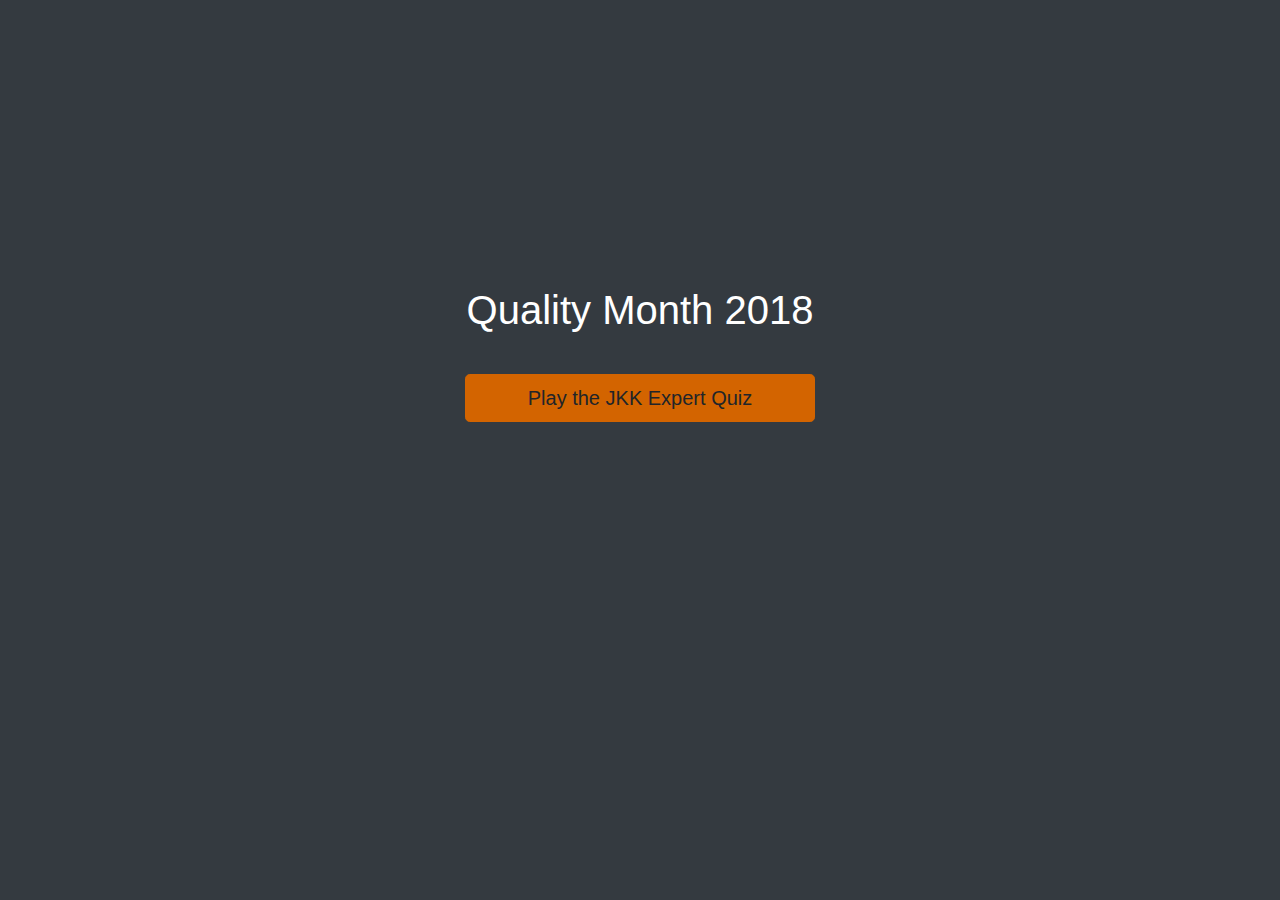
<file: index.html>
<!DOCTYPE HTML>
<html>
<head>
	<meta charset="UTF-8">
	<link rel="stylesheet" href="./css/bootstrap.min.css">
	<link rel="stylesheet" href="./css/game.css">
</head>
<body class="bg-dark">

<div class="container welcome init hiddn">

	<div class="row instructions">
		<div class="col-12 col-sm-10 offset-sm-1 col-md-8 offset-md-2">
			<h1 class="text-center text-white">Quality Month 2018</h1>
		</div>
		<div class="col-8 offset-2 col-sm-6 offset-sm-3 col-md-4 offset-md-4 text-center">
			<button type="button" id="btn-welcome" class="btn btn-warning btn-orange btn-lg btn-block">Play the JKK Expert Quiz</button>
		</div>
	</div>


</div>
<div class="container welcome hiddn">

	<div class="row">
		<div class="col-12 col-instructions box set-mid set-center">

				<div class="row instructions">
					<div class="col-12 col-sm-10 offset-sm-1 col-md-8 offset-md-2">
						<h6 class="text-justify text-white">You have been asked to set up a video conference with overseas affiliates and you decided to apply your JKK knowledge to this process.</h6>
					</div>
					<div class="col-12 col-sm-10 offset-sm-1 col-md-8 offset-md-2">
						<h6 class="text-justify text-white">Since you are a JKK Expert, you know the first step is to identify the job objectives. In this case, the objective is to have concentrated discussion about topics prepared in advance and the final out put is to have a video conference without any trouble or delay.</h6>
					</div>
					<div class="col-12 col-sm-10 offset-sm-1 col-md-8 offset-md-2">
						<h6 class="text-center text-white">Now let’s move to the next step, breaking down the process into work elements.</h6>
					</div>
				</div>

		</div>
	</div>
	<div class="row success">
		<div class="col-8 offset-2 col-sm-6 offset-sm-3 col-md-4 offset-md-4 text-center">
			<a class="btn btn-warning btn-orange btn-lg btn-block" href="stages/stage1.html">Next Step</a>
		</div>
	</div>


</div>

<script type="text/javascript" src="./index.js"></script>
</body>
</html>
</file>
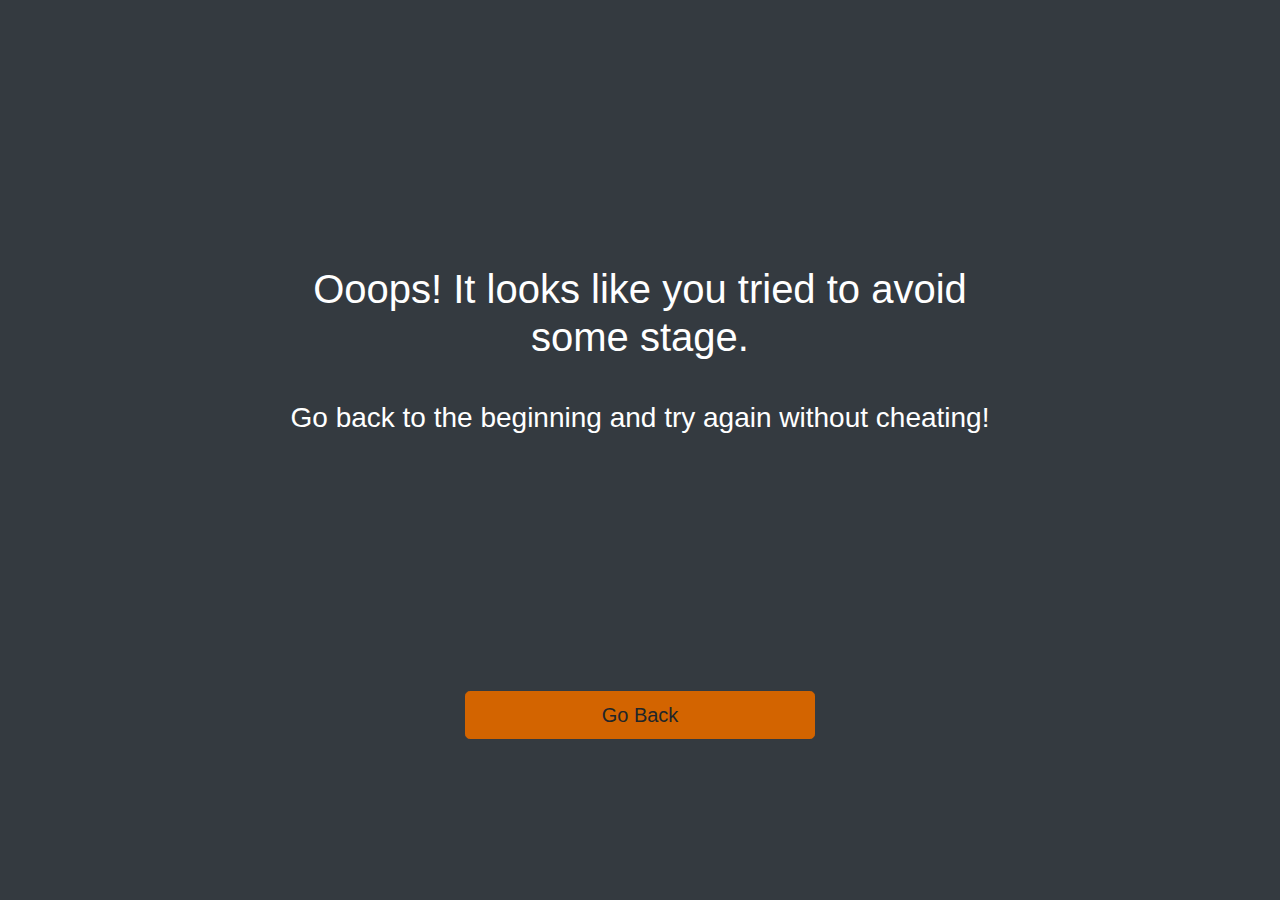
<file: stages/final.html>
<!DOCTYPE HTML>
<html>
<head>
	<meta charset="UTF-8">
	<link rel="stylesheet" href="../css/bootstrap.min.css">
	<link rel="stylesheet" href="../css/game.css">
</head>
<body class="bg-dark">

<div class="container final cheat hiddn">

	<div class="row">
		<div class="col-12 col-instructions box set-mid set-center">

			<div class="row instructions">
				<div class="col-12 col-sm-10 offset-sm-1 col-md-8 offset-md-2">
					<h1 class="text-center text-white">Ooops! It looks like you tried to avoid some stage.</h1>
				</div>
				<div class="col-12 col-sm-10 offset-sm-1 col-md-8 offset-md-2">
					<h3 class="text-center text-white">Go back to the beginning and try again without cheating!</h3>
				</div>
			</div>

		</div>
	</div>
	<div class="row success">
		<div class="col-8 offset-2 col-sm-6 offset-sm-3 col-md-4 offset-md-4 text-center">
			<a href="../index.html" id="btn-cheater" class="btn btn-warning btn-orange btn-lg btn-block">Go Back</a>
		</div>
	</div>

</div>
<div class="container final hiddn">

	<div class="row">
		<div class="col-12 col-instructions box set-mid set-center">

			<div class="row instructions">
				<div class="col-12 col-sm-10 offset-sm-1 col-md-8 offset-md-2">
					<h6 class="text-justify text-white">Your video conference was set up perfectly and everyone is happy with the outcome.</h6>
				</div>
				<div class="col-12 col-sm-10 offset-sm-1 col-md-8 offset-md-2">
					<h6 class="text-justify text-white">The last step is to document the work process and share. So don’t forget to clearly document your process!</h6>
				</div>
				<div class="col-12 col-sm-10 offset-sm-1 col-md-8 offset-md-2">
					<h6 class="text-center text-white">Thank you for participating in this challenge. For a chance to win an amazing prize, please click on the button below fill out the form.</h6>
				</div>
			</div>
		</div>
	</div>
	<div class="row success">
		<div class="col-10 offset-1 col-sm-8 offset-sm-2 col-md-6 offset-md-3 text-center">
			<a class="btn btn-warning btn-orange btn-lg btn-block" href="https://docs.google.com/forms/d/e/1FAIpQLSd-Oj6vx78Ka3QElqfQbwft5slRC_hkgxmUP13RKQWS4UXwuw/viewform?usp=sf_link">Enter The Draw</a>
		</div>
	</div>

</div>

<script type="text/javascript" src="./final.js"></script>
</body>
</html>
</file>
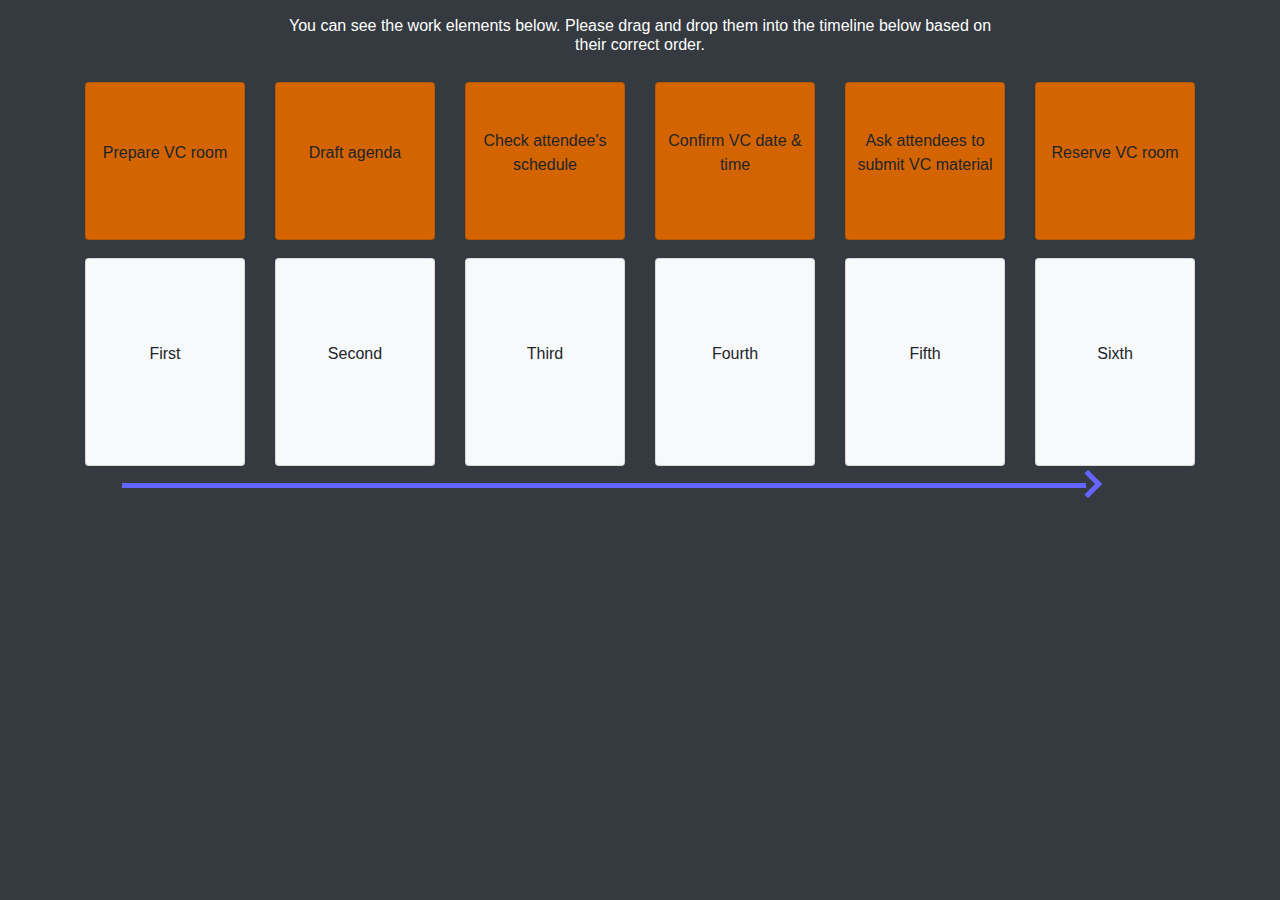
<file: stages/stage1.html>
<!DOCTYPE HTML>
<html>
<head>
	<meta charset="UTF-8">
	<link rel="stylesheet" href="../css/bootstrap.min.css">
	<link rel="stylesheet" href="../css/game.css">
</head>
<body class="bg-dark">

<div class="container stage">

	<div class="row instructions hiddn">
		<div class="col-12 col-sm-10 offset-sm-1 col-md-8 offset-md-2">
			<h6 class="text-center text-white"></h6>
		</div>
	</div>

	<div class="row success hiddn">
		<div class="col-12 col-sm-10 offset-sm-1 col-md-8 offset-md-2">
			<h6 class="text-center text-white"></h6>
		</div>

		<div class="col-8 offset-2 col-sm-6 offset-sm-3 col-md-4 offset-md-4 text-center">
			<a class="btn btn-warning btn-orange btn-lg btn-block" id="btn-next" href="./stage2.html">Next Step</a>
		</div>
	</div>

</div>

<div class="container cards">

	<div class="row">

		<div class="col-6 col-sm-4 col-md-2 col-bscard upper-slot">

			<div class="card gc bg-orange mb-3 h-100 " id="card0" draggable="true">
			  <div class="card-body gc-body text-center box set-mid set-center h-100">	

					<p class="gc-p"></p>

			  </div>
			</div>

		</div>

		<div class="col-6 col-sm-4 col-md-2 col-bscard upper-slot">

			<div class="card gc bg-orange mb-3 h-100 " id="card1" draggable="true">
			  <div class="card-body gc-body text-center box set-mid set-center h-100">

					<p class="gc-p"></p>

			  </div>
			</div>

		</div>

		<div class="col-6 col-sm-4 col-md-2 col-bscard upper-slot">

			<div class="card gc bg-orange mb-3 h-100 " id="card2" draggable="true">
			  <div class="card-body gc-body text-center box set-mid set-center h-100">	

					<p class="gc-p"></p>

			  </div>
			</div>

		</div>

		<div class="col-6 col-sm-4 col-md-2 col-bscard upper-slot">

			<div class="card gc bg-orange mb-3 h-100 " id="card3" draggable="true">
			  <div class="card-body gc-body text-center box set-mid set-center h-100">	

					<p class="gc-p"></p>

			  </div>
			</div>

		</div>

		<div class="col-6 col-sm-4 col-md-2  col-bscard upper-slot">

			<div class="card gc bg-orange mb-3 h-100 " id="card4" draggable="true">
			  <div class="card-body gc-body text-center box set-mid set-center h-100">	

					<p class="gc-p"></p>

			  </div>
			</div>

		</div>

		<div class="col-6 col-sm-4 col-md-2 col-bscard upper-slot">

			<div class="card gc bg-orange mb-3 h-100 " id="card5" draggable="true">
			  <div class="card-body gc-body text-center box set-mid set-center h-100">	

					<p class="gc-p"></p>

			  </div>
			</div>

		</div>

	</div>

</div>


<div class="container slots">

	<div class="row" >
		<div class="col-6 col-sm-4 col-md-2 col-bscard">

			<div class="card cs bg-light mb-3 h-100 slot0 ">

			  <div class="card-body">

				<div class="row h-100">
					<div class="col-12 text-center slot h-100 box set-mid set-center" id="slot0">

						<p class="position-slot">First</p>

					</div>
				</div>

			  </div>
			<div class="card-footer text-center"></div>


			</div>

		</div>
		<div class="col-6 col-sm-4 col-md-2 col-bscard">

			<div class="card cs bg-light mb-3 h-100 slot1 ">

			  <div class="card-body">

				<div class="row h-100">
					<div class="col-12 text-center slot h-100 box set-mid set-center" id="slot1">

						<p class="position-slot">Second</p>

					</div>
				</div>

			  </div>
			<div class="card-footer text-center"></div>

			</div>

		</div>
		<div class="col-6 col-sm-4 col-md-2 col-bscard">

			<div class="card cs bg-light mb-3 h-100 slot2 ">

			  <div class="card-body">

				<div class="row h-100">
					<div class="col-12 text-center slot h-100 box set-mid set-center" id="slot2">

						<p class="position-slot">Third</p>

					</div>
				</div>

			  </div>
			<div class="card-footer text-center"></div>

			</div>

		</div>
		<div class="col-6 col-sm-4 col-md-2 col-bscard">

			<div class="card cs bg-light mb-3 h-100 slot3 ">

			  <div class="card-body">

				<div class="row h-100">
					<div class="col-12 text-center slot h-100 box set-mid set-center" id="slot3">

						<p class="position-slot">Fourth</p>

					</div>
				</div>

			  </div>
			<div class="card-footer text-center"></div>

			</div>

		</div>
		<div class="col-6 col-sm-4 col-md-2 col-bscard">

			<div class="card cs bg-light mb-3 h-100 slot4 ">

			  <div class="card-body">

				<div class="row h-100">
					<div class="col-12 text-center slot h-100 box set-mid set-center" id="slot4">

						<p class="position-slot">Fifth</p>

					</div>
				</div>

			  </div>
			<div class="card-footer text-center"></div>

			</div>

		</div>
		<div class="col-6 col-sm-4 col-md-2 col-bscard">

			<div class="card cs bg-light mb-3 h-100 slot5 ">

			  <div class="card-body">

				<div class="row h-100">
					<div class="col-12 text-center slot h-100 box set-mid set-center" id="slot5">

						<p class="position-slot">Sixth</p>

					</div>
				</div>

			  </div>
			<div class="card-footer text-center"></div>

			</div>

		</div>
	</div>

</div>

<div class="container-fluid">
	<div class="row">
		<div class="col-12 col-sm-10 offset-sm-1">
			<i class="bar"></i><i class="arrow right"></i>
		</div>
	</div>
</div>

<script type="text/javascript">
	window.localStorage.currentStage = "0";
</script>
<script type="text/javascript" src="./mechanics.js"></script>
</body>
</html>
</file>
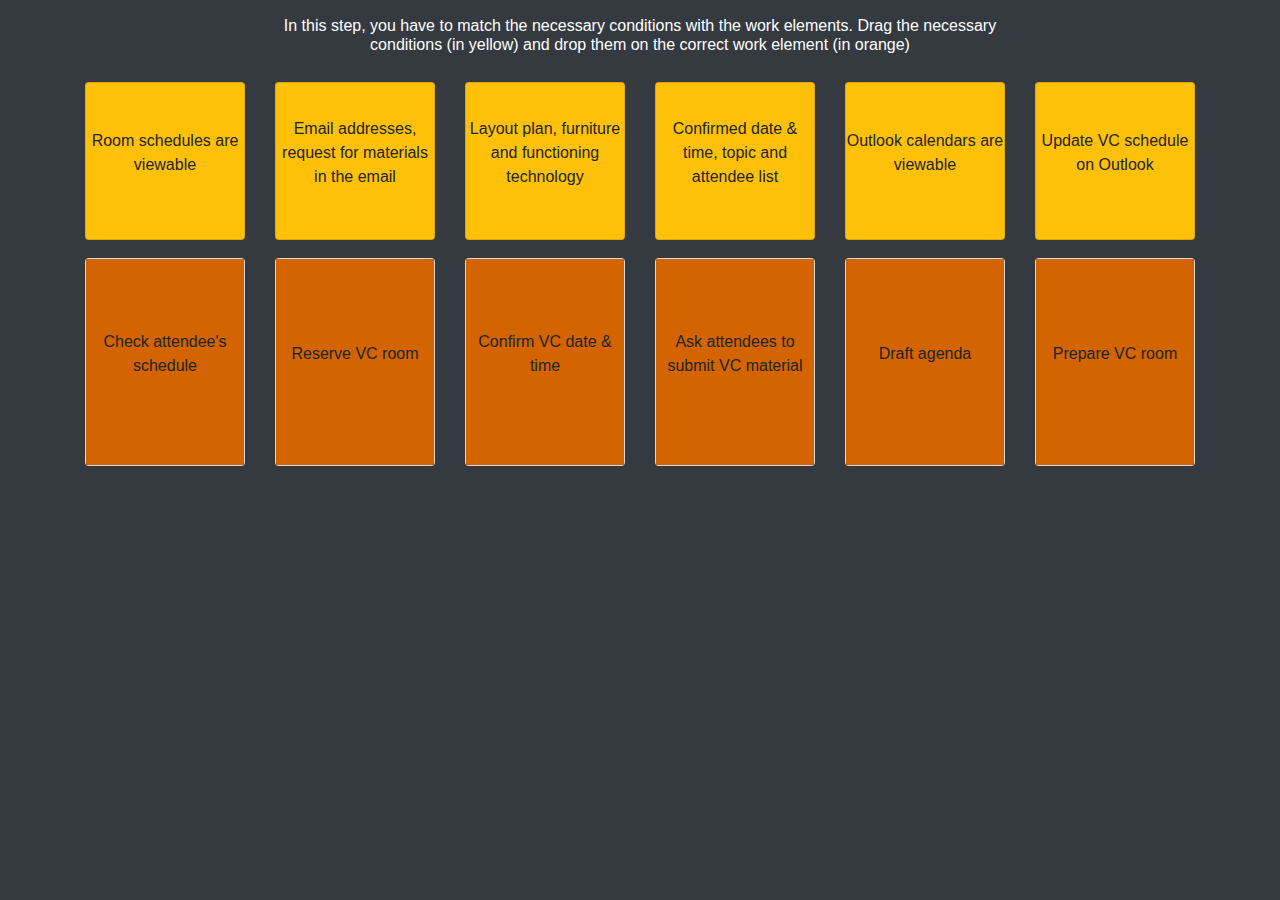
<file: stages/stage2.html>
<!DOCTYPE HTML>
<html>
<head>
	<meta charset="UTF-8">
	<link rel="stylesheet" href="../css/bootstrap.min.css">
	<link rel="stylesheet" href="../css/game.css">
</head>
<body class="bg-dark">

<div class="container stage">

	<div class="row instructions hiddn">
		<div class="col-12 col-sm-10 offset-sm-1 col-md-8 offset-md-2">
			<h6 class="text-center text-white"></h6>
		</div>
	</div>

	<div class="row success hiddn">
		<div class="col-12 col-sm-10 offset-sm-1 col-md-8 offset-md-2">
			<h6 class="text-center text-white"></h6>
		</div>

		<div class="col-8 offset-2 col-sm-6 offset-sm-3 col-md-4 offset-md-4 text-center">
			<a type="button" href="./stage3.html" class="btn btn-warning btn-orange btn-lg btn-block" id="btn-next">Next Step</a>
		</div>
	</div>

</div>

<div class="container cards">

	<div class="row">

		<div class="col-6 col-sm-4 col-md-2 col-bscard upper-slot">

			<div class="card gc bg-warning mb-3 h-100 " id="card0" draggable="true">
			  <div class="card-body gc-body text-center box set-mid set-center h-100">	

					<p class="gc-p"></p>

			  </div>
			</div>

		</div>

		<div class="col-6 col-sm-4 col-md-2 col-bscard upper-slot">

			<div class="card gc bg-warning mb-3 h-100 " id="card1" draggable="true">
			  <div class="card-body gc-body text-center box set-mid set-center h-100">	

					<p class="gc-p"></p>

			  </div>
			</div>

		</div>

		<div class="col-6 col-sm-4 col-md-2 col-bscard upper-slot">

			<div class="card gc bg-warning mb-3 h-100 " id="card2" draggable="true">
			  <div class="card-body gc-body text-center box set-mid set-center h-100">	

					<p class="gc-p"></p>

			  </div>
			</div>

		</div>

		<div class="col-6 col-sm-4 col-md-2  col-bscard upper-slot">

			<div class="card gc bg-warning mb-3 h-100 " id="card3" draggable="true">
			  <div class="card-body gc-body text-center box set-mid set-center h-100">	

					<p class="gc-p"></p>

			  </div>
			</div>

		</div>

		<div class="col-6 col-sm-4 col-md-2  col-bscard upper-slot">

			<div class="card gc bg-warning mb-3 h-100 " id="card4" draggable="true">
			  <div class="card-body gc-body text-center box set-mid set-center h-100">	

					<p class="gc-p"></p>

			  </div>
			</div>

		</div>

		<div class="col-6 col-sm-4 col-md-2 col-bscard upper-slot">

			<div class="card gc bg-warning mb-3 h-100 " id="card5" draggable="true">
			  <div class="card-body gc-body text-center box set-mid set-center h-100">	

					<p class="gc-p"></p>

			  </div>
			</div>

		</div>

	</div>

</div>

<div class="container slots">

	<div class="row" >
		<div class="col-6 col-sm-4 col-md-2 col-bscard">

			<div class="card cs bg-light mb-3 h-100 slot0 ">

			  <div class="card-body bg-orange">

				<div class="row h-100">
					<div class="col-12 text-center slot h-100 box set-mid set-center" id="slot0">

						<p class="position-slot">Check attendee's schedule</p>

					</div>
				</div>

			  </div>
			<div class="card-footer text-center"></div>


			</div>

		</div>
		<div class="col-6 col-sm-4 col-md-2 col-bscard">

			<div class="card cs bg-light mb-3 h-100 slot1 ">

			  <div class="card-body bg-orange">

				<div class="row h-100">
					<div class="col-12 text-center slot h-100 box set-mid set-center" id="slot1">

						<p class="position-slot">Reserve VC room</p>

					</div>
				</div>

			  </div>
			<div class="card-footer text-center"></div>

			</div>

		</div>
		<div class="col-6 col-sm-4 col-md-2 col-bscard">

			<div class="card cs bg-light mb-3 h-100 slot2 ">

			  <div class="card-body bg-orange">

				<div class="row h-100">
					<div class="col-12 text-center slot h-100 box set-mid set-center" id="slot2">

						<p class="position-slot">Confirm VC date & time</p>

					</div>
				</div>

			  </div>
			<div class="card-footer text-center"></div>

			</div>

		</div>
		<div class="col-6 col-sm-4 col-md-2 col-bscard">

			<div class="card cs bg-light mb-3 h-100 slot3 ">

			  <div class="card-body bg-orange">

				<div class="row h-100">
					<div class="col-12 text-center slot h-100 box set-mid set-center" id="slot3">

						<p class="position-slot">Ask attendees to submit VC material</p>

					</div>
				</div>

			  </div>
			<div class="card-footer text-center"></div>

			</div>

		</div>
		<div class="col-6 col-sm-4 col-md-2 col-bscard">

			<div class="card cs bg-light mb-3 h-100 slot4 ">

			  <div class="card-body bg-orange">

				<div class="row h-100">
					<div class="col-12 text-center slot h-100 box set-mid set-center" id="slot4">

						<p class="position-slot">Draft agenda</p>

					</div>
				</div>

			  </div>
			<div class="card-footer text-center"></div>

			</div>

		</div>
		<div class="col-6 col-sm-4 col-md-2 col-bscard">

			<div class="card cs bg-light mb-3 h-100 slot5 ">

			  <div class="card-body bg-orange">

				<div class="row h-100">
					<div class="col-12 text-center slot h-100 box set-mid set-center" id="slot5">

						<p class="position-slot">Prepare VC room</p>

					</div>
				</div>

			  </div>
			<div class="card-footer text-center"></div>

			</div>

		</div>
	</div>

</div>

<script type="text/javascript">
	window.localStorage.currentStage = "1";
</script>
<script type="text/javascript" src="./mechanics.js"></script>
</body>
</html>
</file>
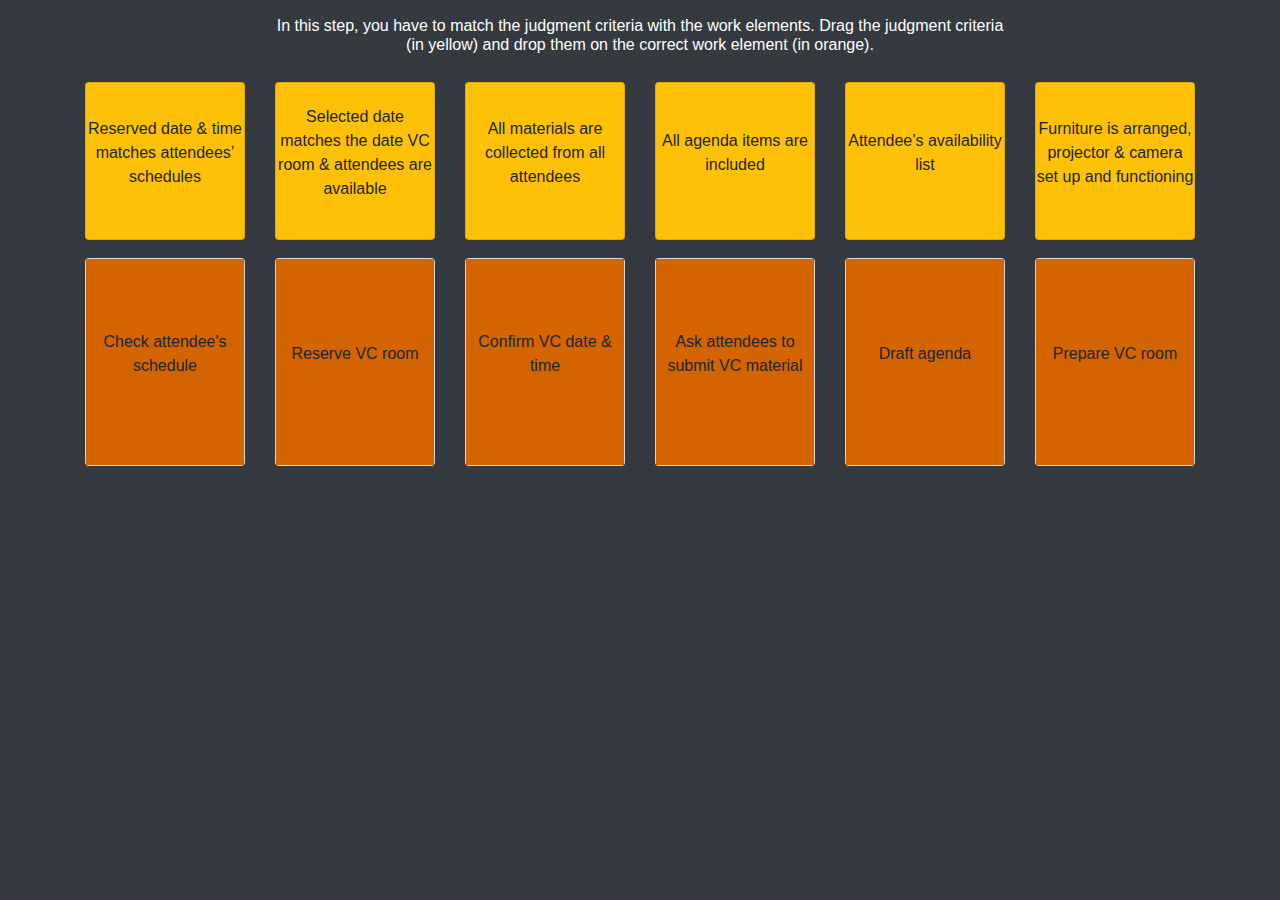
<file: stages/stage3.html>
<!DOCTYPE HTML>
<html>
<head>
	<meta charset="UTF-8">
	<link rel="stylesheet" href="../css/bootstrap.min.css">
	<link rel="stylesheet" href="../css/game.css">
</head>
<body class="bg-dark">

<div class="container stage">

	<div class="row instructions hiddn">
		<div class="col-12 col-sm-10 offset-sm-1 col-md-8 offset-md-2">
			<h6 class="text-center text-white"></h6>
		</div>
	</div>

	<div class="row success hiddn">
		<div class="col-12 col-sm-10 offset-sm-1 col-md-8 offset-md-2">
			<h6 class="text-center text-white"></h6>
		</div>

		<div class="col-8 offset-2 col-sm-6 offset-sm-3 col-md-4 offset-md-4 text-center">
			<a type="button" href="./final.html" class="btn btn-warning btn-orange btn-lg btn-block" id="btn-next">Next Step</a>
		</div>
	</div>

</div>

<div class="container cards">

	<div class="row">

		<div class="col-6 col-sm-4 col-md-2 col-bscard upper-slot">

			<div class="card gc bg-warning mb-3 h-100 " id="card0" draggable="true">
			  <div class="card-body gc-body text-center box set-mid set-center h-100">	

					<p class="gc-p"></p>

			  </div>
			</div>

		</div>

		<div class="col-6 col-sm-4 col-md-2 col-bscard upper-slot">

			<div class="card gc bg-warning mb-3 h-100 " id="card1" draggable="true">
			  <div class="card-body gc-body text-center box set-mid set-center h-100">	

					<p class="gc-p"></p>

			  </div>
			</div>

		</div>

		<div class="col-6 col-sm-4 col-md-2 col-bscard upper-slot">

			<div class="card gc bg-warning mb-3 h-100 " id="card2" draggable="true">
			  <div class="card-body gc-body text-center box set-mid set-center h-100">	

					<p class="gc-p"></p>

			  </div>
			</div>

		</div>

		<div class="col-6 col-sm-4 col-md-2  col-bscard upper-slot">

			<div class="card gc bg-warning mb-3 h-100 " id="card3" draggable="true">
			  <div class="card-body gc-body text-center box set-mid set-center h-100">	

					<p class="gc-p"></p>

			  </div>
			</div>

		</div>

		<div class="col-6 col-sm-4 col-md-2  col-bscard upper-slot">

			<div class="card gc bg-warning mb-3 h-100 " id="card4" draggable="true">
			  <div class="card-body gc-body text-center box set-mid set-center h-100">	

					<p class="gc-p"></p>

			  </div>
			</div>

		</div>

		<div class="col-6 col-sm-4 col-md-2 col-bscard upper-slot">

			<div class="card gc bg-warning mb-3 h-100 " id="card5" draggable="true">
			  <div class="card-body gc-body text-center box set-mid set-center h-100">	

					<p class="gc-p"></p>

			  </div>
			</div>

		</div>

	</div>

</div>

<div class="container slots">

	<div class="row" >
		<div class="col-6 col-sm-4 col-md-2 col-bscard">

			<div class="card cs bg-light mb-3 h-100 slot0 ">

			  <div class="card-body bg-orange">

				<div class="row h-100">
					<div class="col-12 text-center slot h-100 box set-mid set-center" id="slot0">

						<p class="position-slot">Check attendee's schedule</p>

					</div>
				</div>

			  </div>
			<div class="card-footer text-center"></div>


			</div>

		</div>
		<div class="col-6 col-sm-4 col-md-2 col-bscard">

			<div class="card cs bg-light mb-3 h-100 slot1 ">

			  <div class="card-body bg-orange">

				<div class="row h-100">
					<div class="col-12 text-center slot h-100 box set-mid set-center" id="slot1">

						<p class="position-slot">Reserve VC room</p>

					</div>
				</div>

			  </div>
			<div class="card-footer text-center"></div>

			</div>

		</div>
		<div class="col-6 col-sm-4 col-md-2 col-bscard">

			<div class="card cs bg-light mb-3 h-100 slot2 ">

			  <div class="card-body bg-orange">

				<div class="row h-100">
					<div class="col-12 text-center slot h-100 box set-mid set-center" id="slot2">

						<p class="position-slot">Confirm VC date & time</p>

					</div>
				</div>

			  </div>
			<div class="card-footer text-center"></div>

			</div>

		</div>
		<div class="col-6 col-sm-4 col-md-2 col-bscard">

			<div class="card cs bg-light mb-3 h-100 slot3 ">

			  <div class="card-body bg-orange">

				<div class="row h-100">
					<div class="col-12 text-center slot h-100 box set-mid set-center" id="slot3">

						<p class="position-slot">Ask attendees to submit VC material</p>

					</div>
				</div>

			  </div>
			<div class="card-footer text-center"></div>

			</div>

		</div>
		<div class="col-6 col-sm-4 col-md-2 col-bscard">

			<div class="card cs bg-light mb-3 h-100 slot4 ">

			  <div class="card-body bg-orange">

				<div class="row h-100">
					<div class="col-12 text-center slot h-100 box set-mid set-center" id="slot4">

						<p class="position-slot">Draft agenda</p>

					</div>
				</div>

			  </div>
			<div class="card-footer text-center"></div>

			</div>

		</div>
		<div class="col-6 col-sm-4 col-md-2 col-bscard">

			<div class="card cs bg-light mb-3 h-100 slot5 ">

			  <div class="card-body bg-orange">

				<div class="row h-100">
					<div class="col-12 text-center slot h-100 box set-mid set-center" id="slot5">

						<p class="position-slot">Prepare VC room</p>

					</div>
				</div>

			  </div>
			<div class="card-footer text-center"></div>

			</div>

		</div>
	</div>

</div>

<script type="text/javascript">
	window.localStorage.currentStage = "2";
</script>
<script type="text/javascript" src="./mechanics.js"></script>
</body>
</html>
</file>
<file: css/game.css>
i.bar {
      	border: solid rgba(100,100,255,1);
    	border-width: 5px 0px 0px 0px;
    	display: inline-block;
    	width: 93%;
    	margin-bottom: 7px;
    	position: relative;
    	top: 5px;
	}

	i.arrow {
	    border: solid rgba(100,100,255,1);
	    border-width: 0 5px 5px 0;
	    display: inline-block;
	    width: 20px;
	    height: 20px;
	    position: relative;
	    top: 4px;
	    right: 8px;
	}

	.right {
	    transform: rotate(-45deg);
	    -webkit-transform: rotate(-45deg);
	}

	.container.welcome .row.instructions > div, .container.final .row.instructions > div{
		margin-top: 1rem;
		margin-bottom: 1rem;
	}

	.container.welcome.init{
		margin-top: 30vh;
	}

	.container.welcome.cheat{
		margin-top: 30vh;
	}

	.container.welcome .col-instructions, .container.final .col-instructions{
		height: 75vh !important;
	}

	.card.cs:not(.filled) .box, .card.gc .box, .container.welcome .box, .container.final .box{
	  display: flex !important;
	  height: inherit;
	}
	
	.card.cs:not(.filled) .box.set-left, .card.gc .box.set-left, .container.welcome .box.set-left, .container.final .box.set-left{
	  justify-content: flex-start;
	}
	.card.cs:not(.filled) .box.set-center, .card.gc .box.set-center, .container.welcome .box.set-center, .container.final .box.set-center{
	  justify-content: center;
	}
	.card.cs:not(.filled) .box.set-right, .card.gc .box.set-right, .container.welcome .box.set-right, .container.final .box.set-right{
	  justify-content: flex-end;
	}
	
	.card.cs:not(.filled) .box.set-top, .card.gc .box.set-top, .container.welcome .box.set-top, .container.final .box.set-top{
	  align-items: flex-start;
	}
	.card.cs:not(.filled) .box.set-mid, .card.gc .box.set-mid, .container.welcome .box.set-mid, .container.final .box.set-mid{
	  align-items: center;
	}
	.card.cs:not(.filled) .box.set-bot, .card.gc .box.set-bot, .container.welcome .box.set-bot, .container.final .box.set-bot{
	  align-items: flex-end;
	}
	.droppable{
		border-style: dashed;
		border-width: 1px;
	}
	.container.cards .card-body{
		padding: 0;
	}

	.container > .row > .col-bscard{
		margin-top: .25rem;
		margin-bottom: .25rem;
	}

	p.position-slot{
/*	    margin-top: 40%;*/
	}
	.slot{
	    /*min-height: 100px;*/
	}
	div.container{
		margin-top: 1rem;
	}
	.card.cs .card-footer{
		display: none;
	}
	.card.cs.filled .card-footer{
		display: block !important;
	}
	.card.cs .card-body{
		padding-left: .25rem;
		padding-right: .25rem;
		padding-top: 0;
		padding-bottom: 0;
	}
	.card.cs.filled .position-slot{
		display: none !important;
	}

	.bg-orange{
		background-color: rgba(211,100,0,1) !important;
	}

	.btn-orange{
		background-color: rgba(211,100,0,1) !important;
		border-color: rgba(211,100,0,1) !important;
/*
		border-color: rgba(255,135,0,1);
		background-color: rgba(255,135,0,1);
*/
	}

	.btn-orange:hover{
		background-color: rgba(180,75,0,1) !important;
		border-color: rgba(180,75,0,1) !important;
/*
		border-color: rgba(224,110,0,1);
		background-color: rgba(224,110,0,1);
*/
	}

	.btn-orange:active{
		background-color: rgba(167,65,0,1) !important;
		border-color: rgba(167,65,0,1) !important;
/*
		border-color: rgba(211,100,0,1) !important;
		background-color: rgba(211,100,0,1) !important;
*/
	}

	.card-body{
		height: 140px !important;
	}
	.card.cs:not(.filled) .card-body{
		height: 190px !important;
	}
	.card.cs.filled .card-body{
		height: 140px !important;
	}
	.container.cards .row{
		height: 160px;
	}
	.hiddn{
		display: none;
	}
</file>
